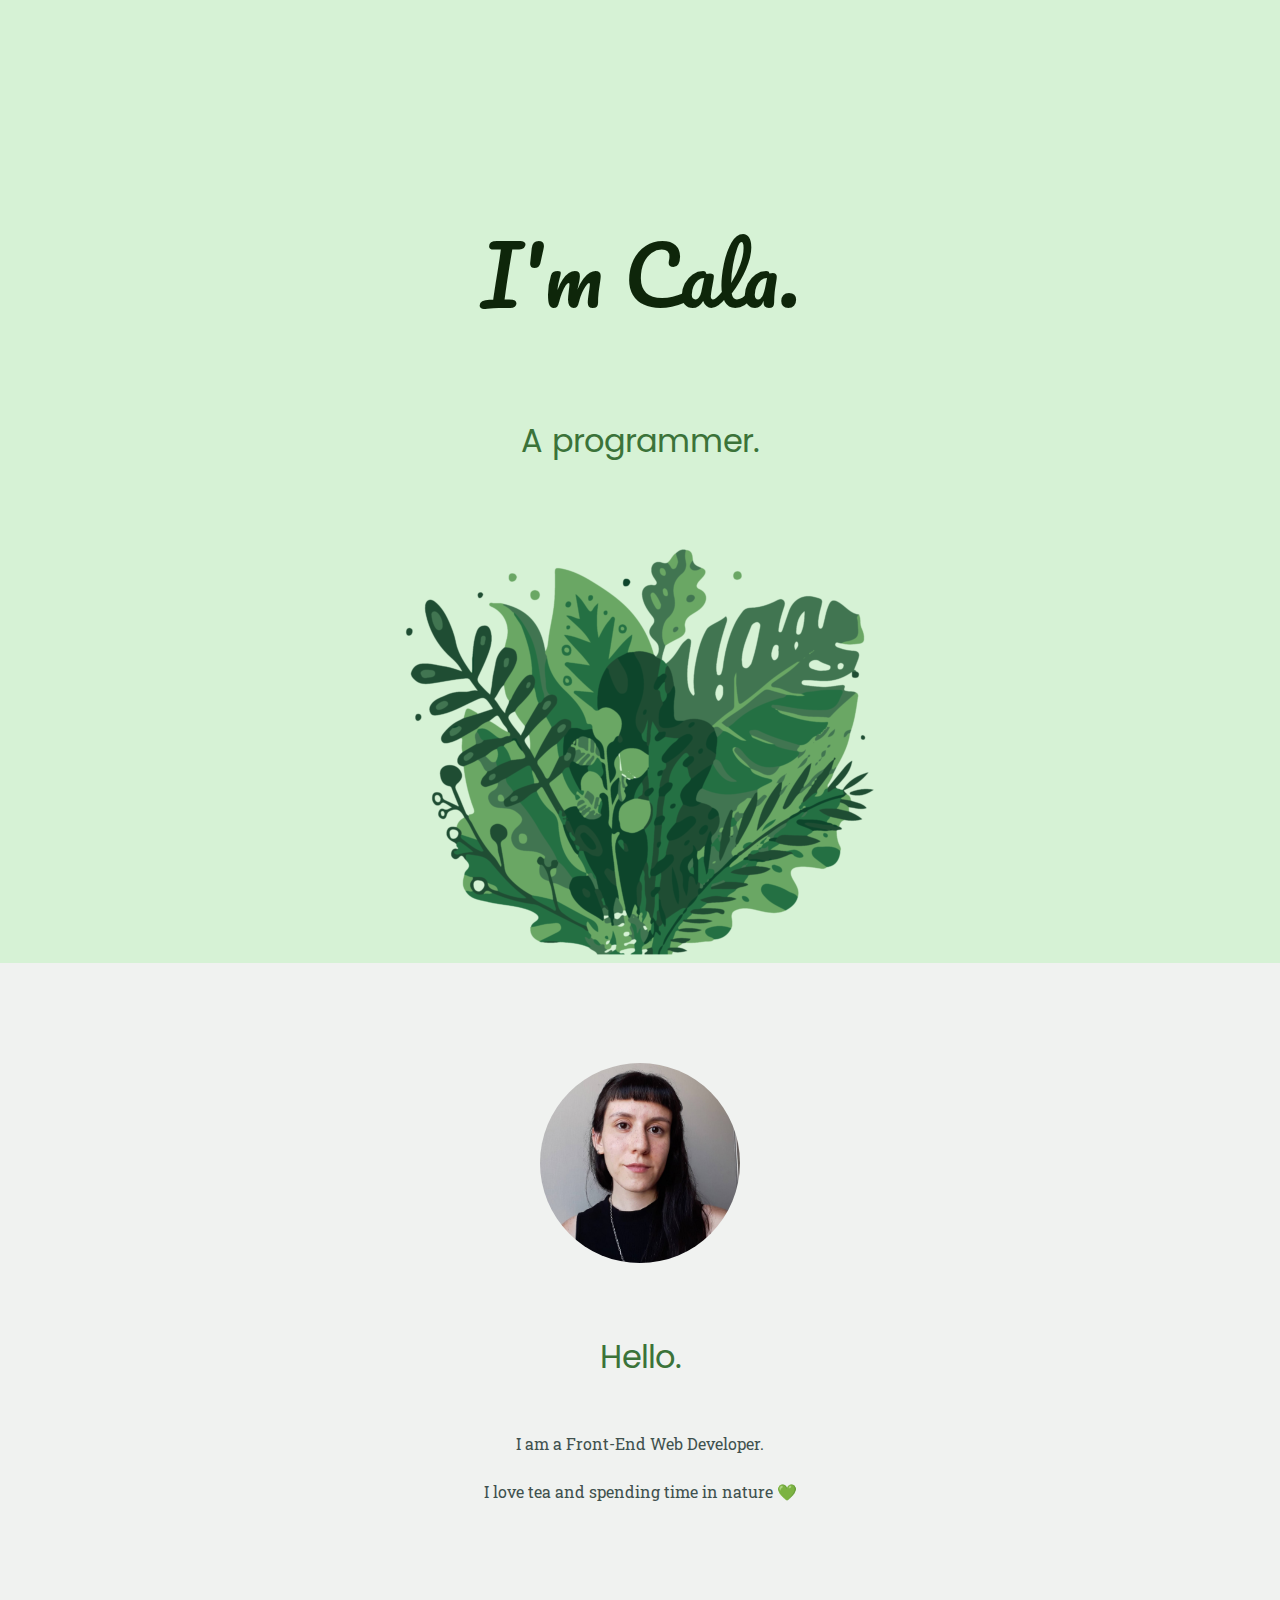
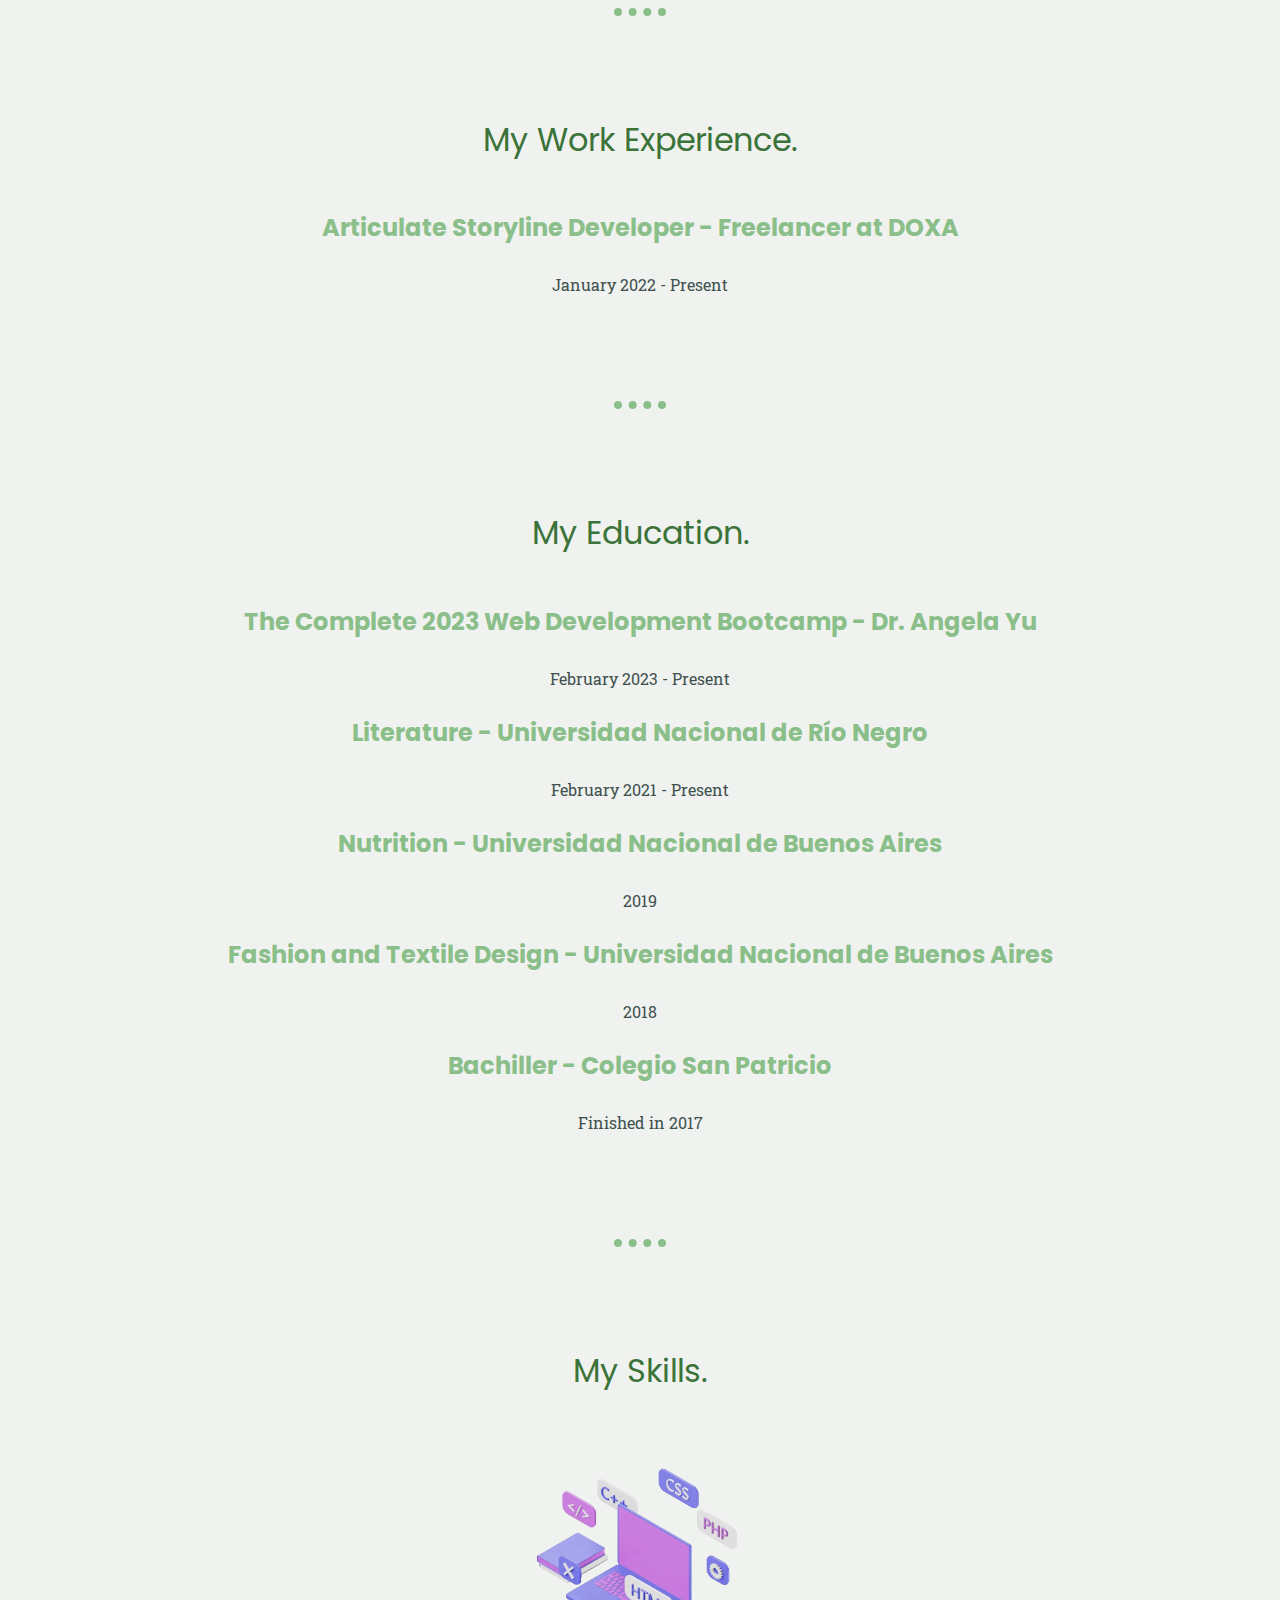
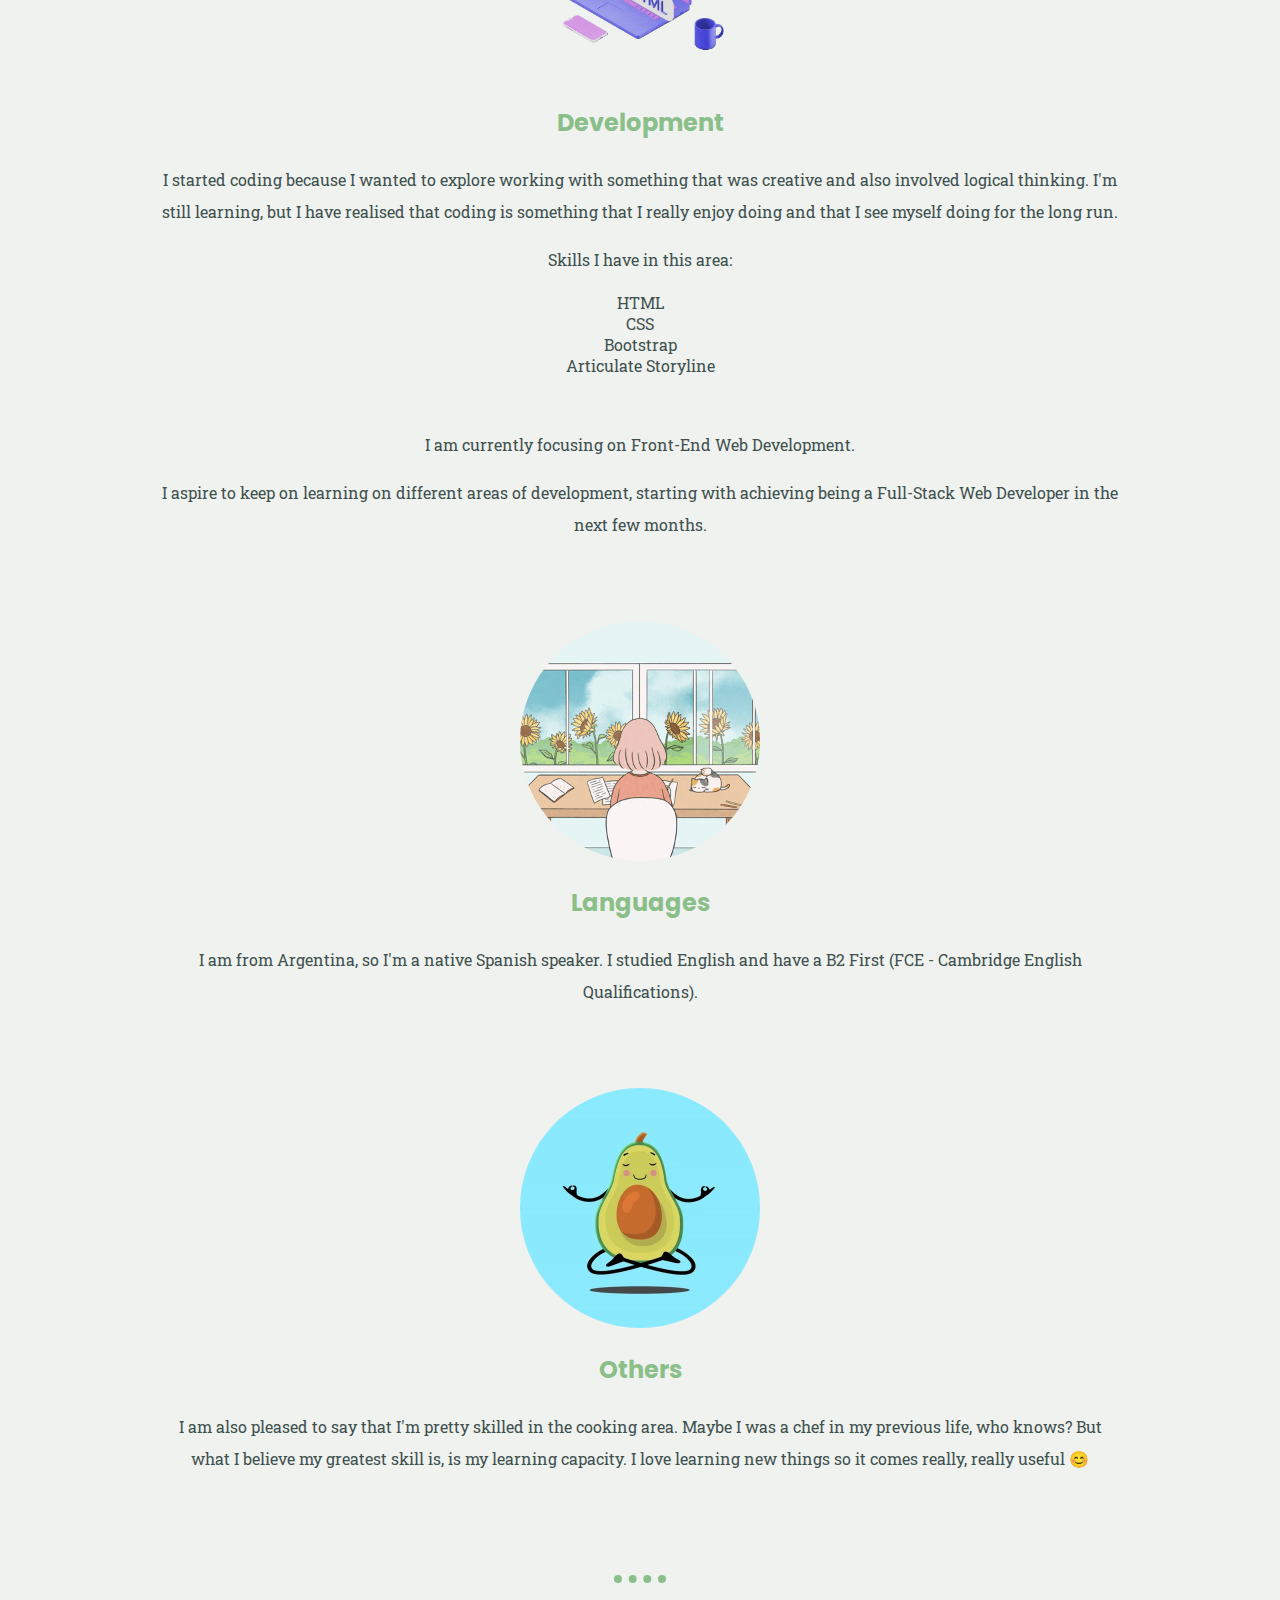
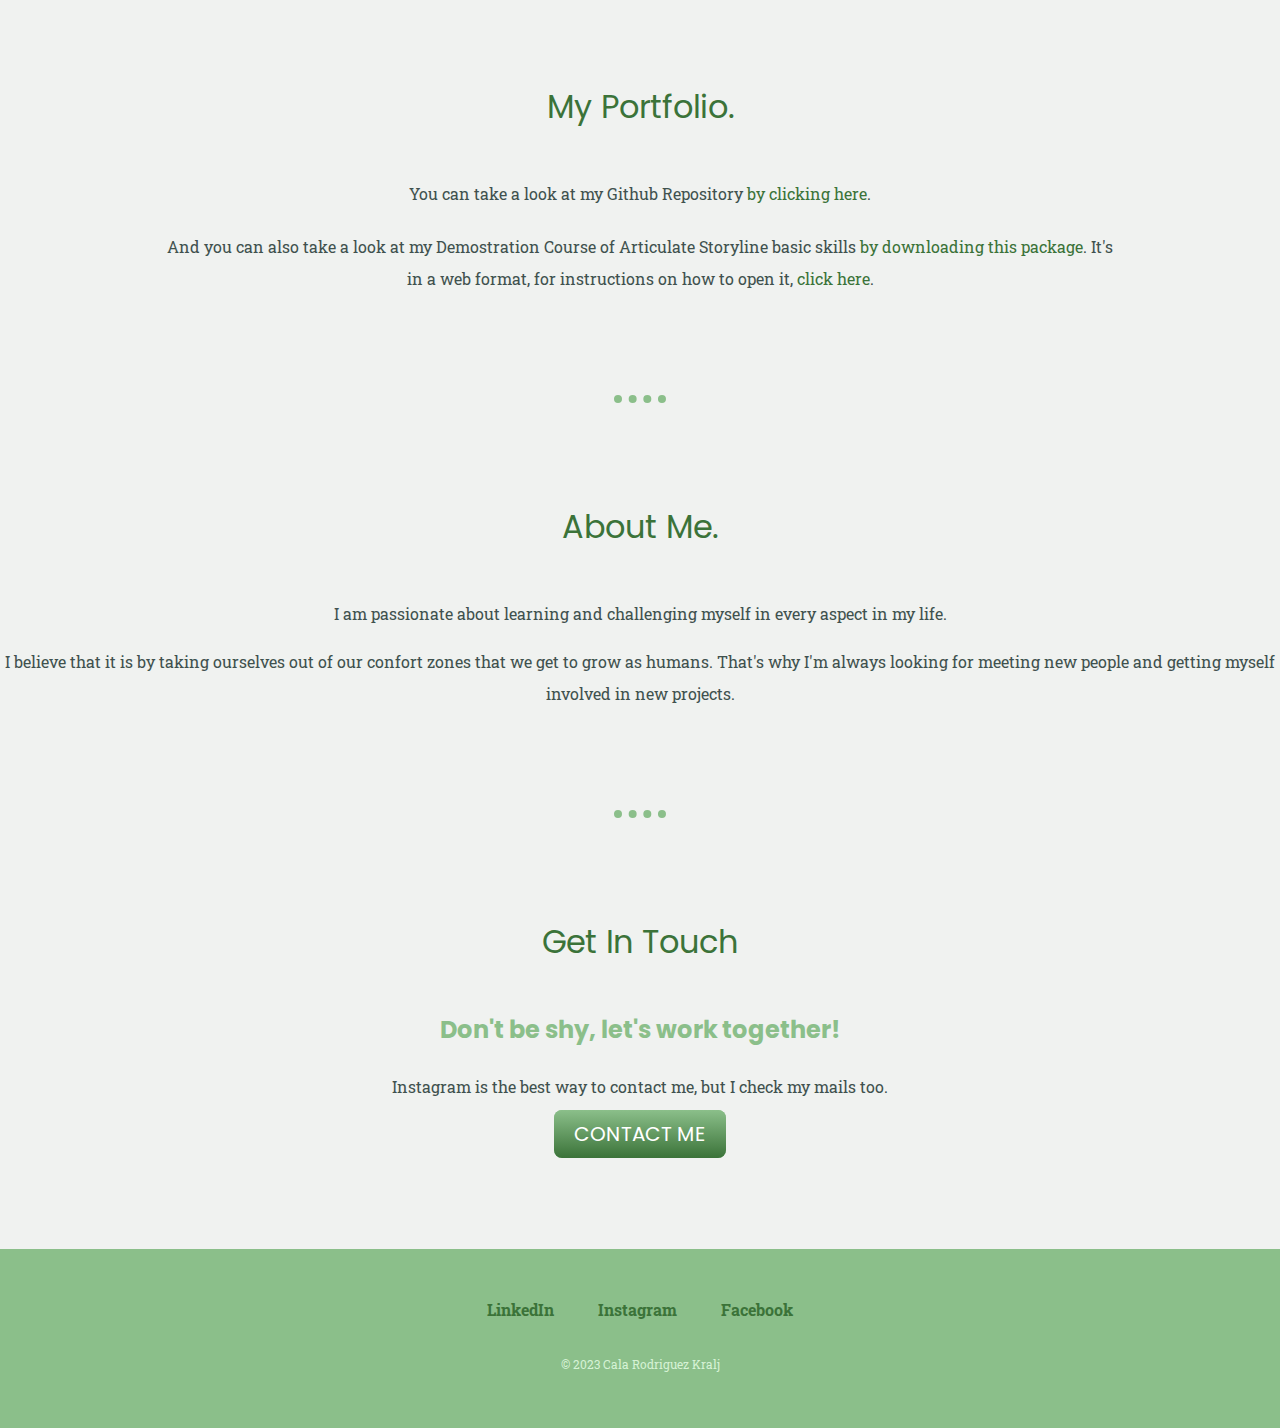
<file: index.html>
<!DOCTYPE html>
<html lang="en">
<head>
    <meta charset="UTF-8">
    <meta name="viewport" content="width=device-width, initial-scale=1.0">
    <title>Cala Rodriguez Kralj</title>
    <link rel="icon" href="images/avatarmaker.ico">
    <link rel="preconnect" href="https://fonts.googleapis.com">
    <link rel="preconnect" href="https://fonts.gstatic.com" crossorigin>
    <link
      href="https://fonts.googleapis.com/css2?family=Pacifico&family=Poppins:ital,wght@0,100;0,200;0,300;0,400;0,500;0,600;0,700;0,800;0,900;1,100;1,200;1,300;1,400;1,500;1,600;1,700;1,800;1,900&family=Roboto+Slab:wght@100;200;300;400;500;600;700;800;900&family=Sacramento&display=swap"
      rel="stylesheet">
    <link href="https://cdn.jsdelivr.net/npm/bootstrap@5.3.0/dist/css/bootstrap.min.css" rel="stylesheet" integrity="sha384-9ndCyUaIbzAi2FUVXJi0CjmCapSmO7SnpJef0486qhLnuZ2cdeRhO02iuK6FUUVM" crossorigin="anonymous">
    <link rel="stylesheet" href="styles.css">
</head>
<body>
<div id="header">
    <div class="container">
        <h1>I'm Cala.</h1>
        <h2>A programmer.</h2>
        <img src="images/Roots-web-Muy-Pronto-09-600x480.png" alt="plant illustration">
    </div>
</div>

<div id="introduction">
    <div class="container">
        <img src="images/cala.jpg" alt="cala's profile image" class="profile-img">
        <h2>Hello.</h2>
        <p>I am a Front-End Web Developer.</p>
        <p>I love tea and spending time in nature 💚</p>
    </div>
</div>

<hr>

<div id="work">
    <div class="container">
        <h2>My Work Experience.</h2>
        <h3>Articulate Storyline Developer - Freelancer at DOXA</h3>
        <p>January 2022 - Present</p>
        <!--
        <h3>Online Product Personal Sales Entrepeneurship</h3>
        <p>December 2018 - 2022</p>
        -->
    </div>
</div>

<hr>

<div id="education">
    <div class="container">
        <h2>My Education.</h2>
        <h3>The Complete 2023 Web Development Bootcamp - Dr. Angela Yu</h3>
        <p>February 2023 - Present</p>
        <h3>Literature - Universidad Nacional de Río Negro</h3>
        <p>February 2021 - Present</p>
        <h3>Nutrition - Universidad Nacional de Buenos Aires</h3>
        <p>2019</p>
        <h3>Fashion and Textile Design - Universidad Nacional de Buenos Aires</h3>
        <p>2018</p>
        <h3>Bachiller - Colegio San Patricio</h3>
        <p>Finished in 2017</p>
    </div>
</div>

<hr>

<div id="skills">
    <div class="container skills-container">
        <h2>My Skills.</h2>
        <div class="skill-row">
            <img class="skill-img" src="images/giphy1.webp" alt="code illustration">
            <h3>Development</h3>
            <p>I started coding because I wanted to explore working with something that was creative and also involved logical thinking. I'm still learning, but I have realised that coding is something that I really enjoy doing and that I see myself doing for the long run.</p>
            <p>Skills I have in this area:</p>
            <ul>
                <li>HTML</li>
                <li>CSS</li>
                <li>Bootstrap</li>
                <li>Articulate Storyline</li>
            </ul>
            <br>
            <p>I am currently focusing on Front-End Web Development.</p>
            <p>I aspire to keep on learning on different areas of development, starting with achieving being a Full-Stack Web Developer in the next few months.</p>
        </div>

        <div class="skill-row">
            <img class="skill-img" src="images/study.gif" alt="study illustration">
            <h3>Languages</h3>
            <p>I am from Argentina, so I'm a native Spanish speaker. I studied English and have a B2 First (FCE - Cambridge English Qualifications).</p>
        </div>

        <div class="skill-row">
            <img class="skill-img" src="images/giphy2.webp" alt="study illustration">
            <h3>Others</h3>
            <p>I am also pleased to say that I'm pretty skilled in the cooking area. Maybe I was a chef in my previous life, who knows? But what I believe my greatest skill is, is my learning capacity. I love learning new things so it comes really, really useful 😊</p>
        </div>
    </div>
</div>

<hr>

<div id="portfolio">
    <div class="container">
        <h2>My Portfolio.</h2>
        <p>You can take a look at my Github Repository <a href="https://github.com/calarodriguezkr">by clicking here</a>.</p>
        <br>
        <p>And you can also take a look at my Demostration Course of Articulate Storyline basic skills <a href="https://drive.google.com/file/d/1pl7U1ObI-N_P1uYOgtkKz7WOuxNNoklY/view?usp=drive_link">by downloading this package</a>. It's in a web format, for instructions on how to open it, <a href="public/instructions.html">click here</a>.</p>
    </div>
</div>

<hr>

<div id="about-me">
    <div class="container">
        <h2>About Me.</h2>
        <p>I am passionate about learning and challenging myself in every aspect in my life.</p>
        <p>I believe that it is by taking ourselves out of our confort zones that we get to grow as humans. That's why I'm always looking for meeting new people and getting myself involved in new projects.</p>
    </div>
</div>

<hr>

<div id="contact">
    <div class="container">
        <h2>Get In Touch</h2>
        <h3>Don't be shy, let's work together!</h3>
        <p class="contact-paragraph">Instagram is the best way to contact me, but I check my mails too.</p>
        <a class="btn" href="mailto:calarodriguezkr@gmail.com">CONTACT ME</a>
      </div>
</div>

<div id="footer">
    <div class="container">
        <a class="footer-link" href="https://www.linkedin.com/in/cala-r-kralj-198a27220/">LinkedIn</a>
        <a class="footer-link" href="https://www.instagram.com/calindula__/">Instagram</a>
        <a class="footer-link" href="https://www.facebook.com/calarodriguezkralj/">Facebook</a>
        <p class="copyright">© 2023 Cala Rodriguez Kralj</p>
      </div>
</div>
    
</body>
</html>
</file>
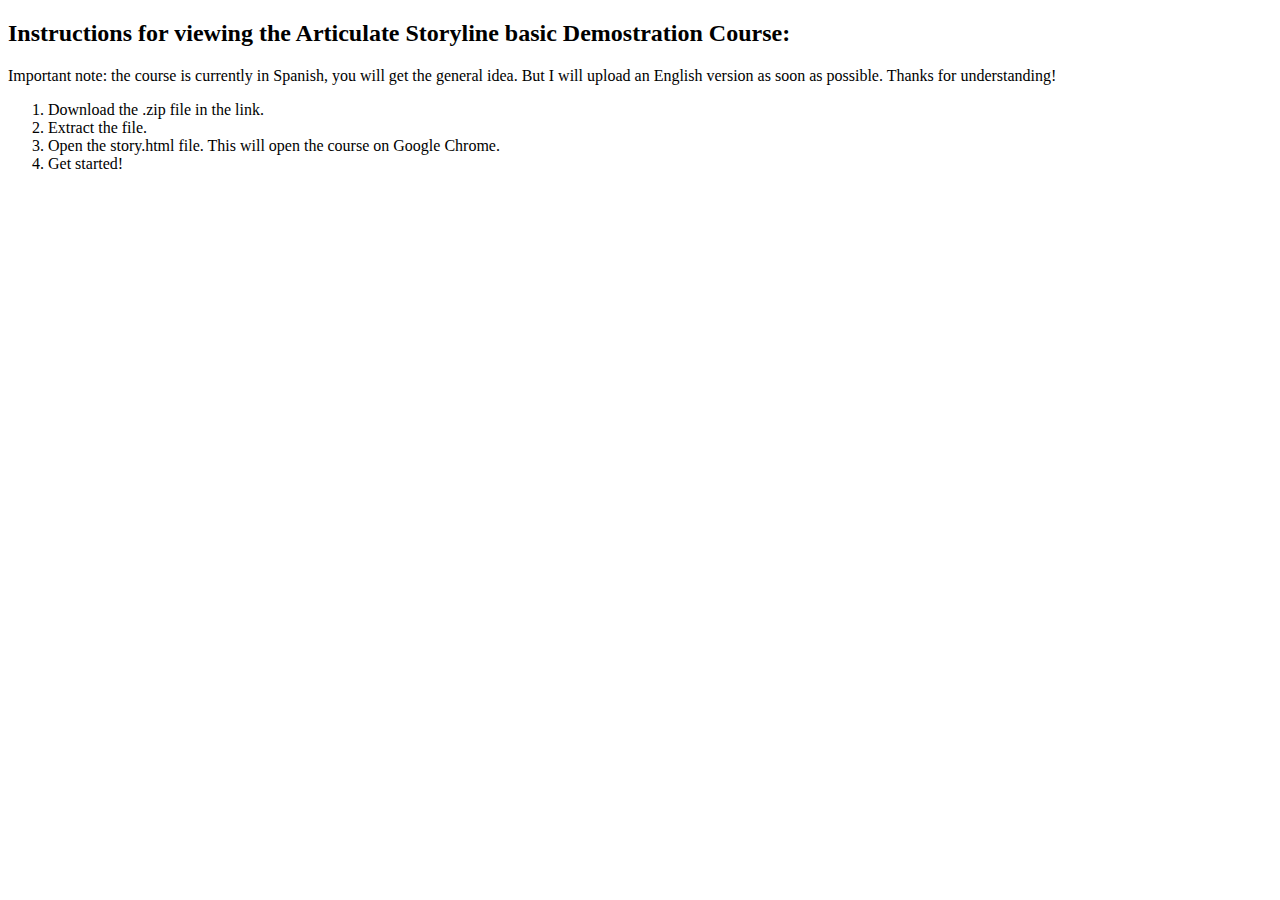
<file: public/instructions.html>
<!DOCTYPE html>
<html lang="en">
<head>
    <meta charset="UTF-8">
    <meta name="viewport" content="width=device-width, initial-scale=1.0">
    <title>Instructions</title>
    <link href="https://cdn.jsdelivr.net/npm/bootstrap@5.3.0/dist/css/bootstrap.min.css" rel="stylesheet" integrity="sha384-9ndCyUaIbzAi2FUVXJi0CjmCapSmO7SnpJef0486qhLnuZ2cdeRhO02iuK6FUUVM" crossorigin="anonymous">

</head>
<body>
    <h2>Instructions for viewing the Articulate Storyline basic Demostration Course:</h2>
    <p>Important note: the course is currently in Spanish, you will get the general idea. But I will upload an English version as soon as possible. Thanks for understanding!</p>
    <ol>
        <li>Download the .zip file in the link.</li>
        <li>Extract the file.</li>
        <li>Open the story.html file. This will open the course on Google Chrome.</li>
        <li>Get started!</li>
    </ol>
    
</body>
</html>
</file>
<file: styles.css>
/* color palette: #f0f2f0  
#0e260a
#3b7339
#8bbf8a
#d6f2d5
*/

a {
    color: #3B7339;
    text-decoration: none;
}

a:hover {
    color: #8bbf8a;
}

body {
    background-color: #f0f2f0;
    color: #40514E;
    font-family: 'Roboto Slab', serif;
    margin: 0;
    text-align: center;
}

h1 {
    color: #0E260A;
    font-family: 'Pacifico', cursive;
    font-size: 5rem;
    font-weight: 300;
}

h2 {
    color: #3b7339;
    font-family: 'Poppins', sans-serif;
    font-size: 2rem;
    font-weight: normal;
    padding-top: 20px;
    padding-bottom: 20px; 
}

h3 {
    color: #8bbf8a;
    font-family: 'Poppins', sans-serif;
    font-size: 1.5rem;
    margin-top: 20px;
}

hr {
    border-color: #8BBF8A;
    border-style: dotted none none;
    border-width: 8px;
    margin: 100px auto 80px;
    width: 4%;
}

li {
    list-style-type: none;
}

p {
    line-height: 2;
    font-size: 1rem;
}  

ul {
    padding: 0;
}

#header {
    background-color: #d6f2d5;
    padding-top: 150px;
}

.profile-img {
    border-radius: 50%;
    height: 200px;
}

#introduction {
    padding-top: 100px;
}

#introduction > div > h2 {
    padding-top: 40px;
}

#portfolio > div > p {
    margin: auto;
    width: 75%;
}

#contact {
    padding-bottom: 100px;
}

#footer {
    background-color: #8BBF8A;
    padding: 50px 0 20px;
}

.skill-row {
    width: 75%;
    margin: 0 auto 80px;
}

.skill-img {
    border-radius: 100%;
    width: 25%;
}

.footer-link {
    padding: 10px 20px;
    font-weight: bold;
}

.footer-link:hover {
    color: #D6F2D5;
}
  
.copyright {
    color: #D6F2D5;
    font-size: 0.75rem;
    padding: 20px 0;
}

/* Buttons */
.btn {
    background: #8BBF8A;
    background-image: linear-gradient(to bottom, #8BBF8A, #3B7339);
    -webkit-border-radius: 8;
    -moz-border-radius: 8;
    border-radius: 8px;
    border: none;
    font-family: 'Poppins', sans-serif;
    color: #ffffff;
    font-size: 20px;
    padding: 10px 20px;
    text-decoration: none;
  }
  
  .btn:hover {
    background: #3b7339;
    background-image: linear-gradient(to bottom, #3B7339, #0e260a);
    text-decoration: none;
    color: #d6f2d5;
  }
</file>
